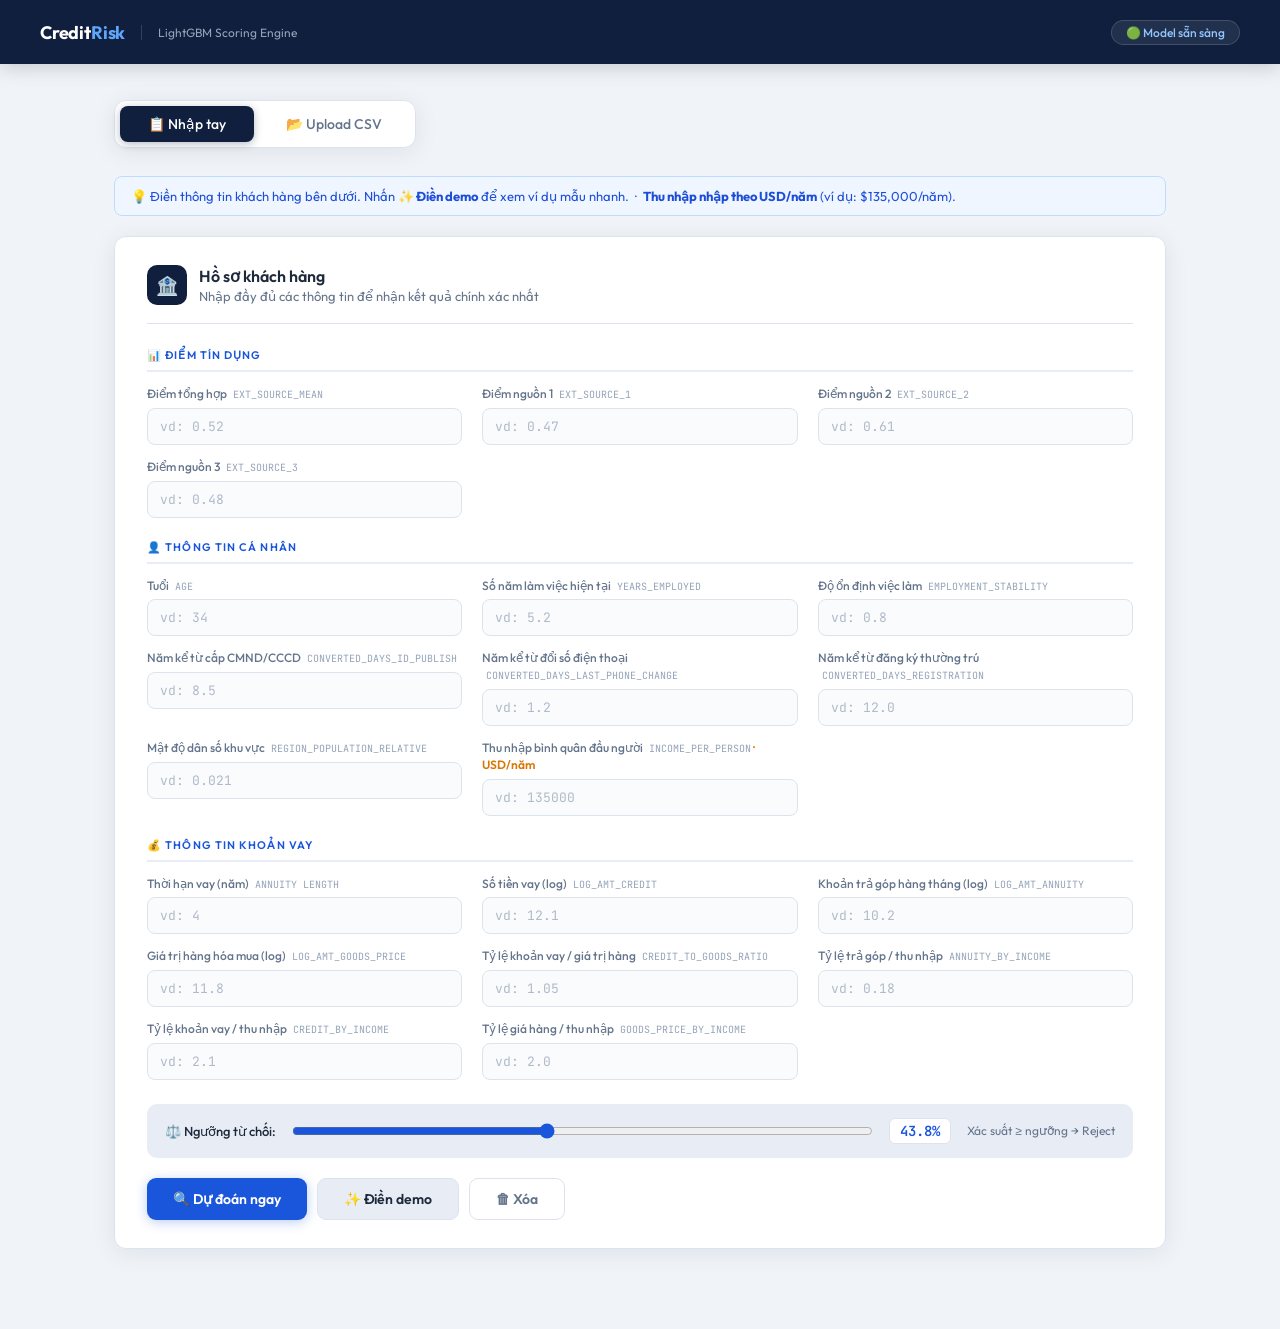
<file: templates/index.html>
<!DOCTYPE html>
<html lang="vi">
<head>
<meta charset="UTF-8" />
<meta name="viewport" content="width=device-width, initial-scale=1.0" />
<title>Credit Risk Scoring</title>
<link href="https://fonts.googleapis.com/css2?family=Outfit:wght@300;400;500;600;700&family=JetBrains+Mono:wght@400;500&display=swap" rel="stylesheet" />
<style>
*, *::before, *::after { box-sizing: border-box; margin: 0; padding: 0; }

:root {
  --navy:    #0f1f3d;
  --blue:    #1a56db;
  --blue2:   #1e40af;
  --green:   #059669;
  --bg:      #f0f4f8;
  --surface: #ffffff;
  --border:  #dde3ed;
  --text:    #1e293b;
  --muted:   #64748b;
  --light:   #e8edf5;
  --mono:    'JetBrains Mono', monospace;
  --sans:    'Outfit', sans-serif;
  --radius:  12px;
  --shadow:  0 4px 24px rgba(15,31,61,.08);
}

body { font-family: var(--sans); background: var(--bg); color: var(--text); min-height: 100vh; font-size: 15px; }

/* Header */
.header {
  background: var(--navy);
  padding: 0 40px;
  height: 64px;
  display: flex;
  align-items: center;
  gap: 16px;
  box-shadow: 0 2px 20px rgba(0,0,0,.2);
}
.header-logo { font-size: 18px; font-weight: 700; color: #fff; letter-spacing: -.01em; }
.header-logo span { color: #60a5fa; }
.header-sub { font-size: 12px; color: #94a3b8; padding-left: 16px; border-left: 1px solid rgba(255,255,255,.15); }
.header-badge { margin-left: auto; background: rgba(255,255,255,.08); border: 1px solid rgba(255,255,255,.15); border-radius: 20px; padding: 4px 14px; font-size: 12px; color: #93c5fd; font-weight: 500; }

/* Layout */
.page { max-width: 1100px; margin: 0 auto; padding: 36px 24px 60px; }

/* Tabs */
.tabs { display: flex; gap: 4px; background: var(--surface); border: 1px solid var(--border); border-radius: var(--radius); padding: 5px; margin-bottom: 28px; width: fit-content; box-shadow: var(--shadow); }
.tab { padding: 9px 28px; border-radius: 8px; border: none; background: transparent; font-family: var(--sans); font-size: 14px; font-weight: 500; color: var(--muted); cursor: pointer; transition: all .2s; display: flex; align-items: center; gap: 8px; }
.tab:hover { color: var(--text); background: var(--light); }
.tab.active { background: var(--navy); color: #fff; box-shadow: 0 2px 8px rgba(15,31,61,.3); }
.panel { display: none; }
.panel.active { display: block; }

/* Card */
.card { background: var(--surface); border: 1px solid var(--border); border-radius: var(--radius); padding: 28px 32px; box-shadow: var(--shadow); margin-bottom: 20px; }
.card-head { display: flex; align-items: center; gap: 12px; margin-bottom: 24px; padding-bottom: 18px; border-bottom: 1px solid var(--border); }
.card-icon { width: 40px; height: 40px; border-radius: 10px; background: var(--navy); display: flex; align-items: center; justify-content: center; font-size: 18px; flex-shrink: 0; }
.card-title { font-size: 16px; font-weight: 600; }
.card-desc { font-size: 13px; color: var(--muted); margin-top: 2px; }

/* Section labels */
.section-label { font-size: 11px; font-weight: 600; letter-spacing: .1em; text-transform: uppercase; color: var(--blue); margin: 22px 0 14px; padding-bottom: 8px; border-bottom: 2px solid var(--light); }
.section-label:first-child { margin-top: 0; }

/* Form */
.form-grid { display: grid; grid-template-columns: 1fr 1fr 1fr; gap: 14px 20px; }
.field { display: flex; flex-direction: column; gap: 5px; }
.field label { font-size: 12px; font-weight: 500; color: var(--muted); line-height: 1.4; }
.field label .fname { font-family: var(--mono); font-size: 10px; color: #94a3b8; font-weight: 400; margin-left: 4px; }
.field input { padding: 9px 12px; border: 1.5px solid var(--border); border-radius: 8px; font-family: var(--mono); font-size: 13px; color: var(--text); background: #fafbfd; outline: none; transition: all .15s; }
.field input:focus { border-color: var(--blue); box-shadow: 0 0 0 3px rgba(26,86,219,.1); background: #fff; }
.field input::placeholder { color: #b0bac8; }

/* Threshold */
.threshold-row { display: flex; align-items: center; gap: 16px; padding: 14px 18px; background: var(--light); border-radius: 10px; margin: 24px 0 20px; flex-wrap: wrap; }
.threshold-row label { font-size: 13px; font-weight: 500; white-space: nowrap; }
.threshold-row input[type=range] { flex: 1; min-width: 120px; accent-color: var(--blue); cursor: pointer; }
.tval { font-family: var(--mono); font-size: 14px; font-weight: 600; color: var(--blue); background: #fff; border: 1.5px solid var(--border); border-radius: 6px; padding: 3px 10px; min-width: 52px; text-align: center; }
.threshold-hint { font-size: 12px; color: var(--muted); }

/* Buttons */
.btn-row { display: flex; gap: 10px; flex-wrap: wrap; }
.btn { display: inline-flex; align-items: center; gap: 8px; padding: 11px 26px; border-radius: 9px; border: none; font-family: var(--sans); font-size: 14px; font-weight: 600; cursor: pointer; transition: all .2s; }
.btn-primary { background: var(--blue); color: #fff; box-shadow: 0 2px 12px rgba(26,86,219,.3); }
.btn-primary:hover { background: var(--blue2); transform: translateY(-1px); }
.btn-ghost { background: transparent; color: var(--muted); border: 1.5px solid var(--border); }
.btn-ghost:hover { border-color: var(--blue); color: var(--blue); }
.btn-demo { background: var(--light); color: var(--text); border: 1.5px solid var(--border); }
.btn-demo:hover { background: #dde6f5; }

/* Info strip */
.info-strip { background: #eff6ff; border: 1px solid #bfdbfe; border-radius: 8px; padding: 11px 16px; font-size: 13px; color: #1d4ed8; margin-bottom: 20px; }

/* Upload */
.upload-zone { border: 2px dashed var(--border); border-radius: var(--radius); padding: 48px 24px; text-align: center; cursor: pointer; transition: all .2s; position: relative; background: #fafbfd; }
.upload-zone:hover, .upload-zone.drag { border-color: var(--blue); background: #eff6ff; }
.upload-zone input { position: absolute; inset: 0; opacity: 0; cursor: pointer; width: 100%; height: 100%; }
.upload-icon { font-size: 48px; margin-bottom: 14px; line-height: 1; }
.upload-zone h3 { font-size: 17px; font-weight: 600; margin-bottom: 6px; }
.upload-zone p { font-size: 13px; color: var(--muted); }
.upload-zone strong { color: var(--blue); }
.file-name { margin-top: 14px; font-family: var(--mono); font-size: 12px; color: var(--green); font-weight: 500; }

/* Chips */
.chips { display: flex; flex-wrap: wrap; gap: 6px; margin-top: 10px; }
.chip { background: var(--light); border: 1px solid var(--border); border-radius: 6px; padding: 3px 10px; font-family: var(--mono); font-size: 11px; color: var(--muted); }

/* Loading */
.loading-bar { display: none; height: 3px; background: var(--light); border-radius: 99px; overflow: hidden; margin-top: 14px; }
.loading-bar.show { display: block; }
.loading-bar-fill { height: 100%; background: linear-gradient(90deg, var(--blue), #38bdf8); border-radius: 99px; animation: loadbar 1.4s ease-in-out infinite; }
@keyframes loadbar { 0%{width:0%;margin-left:0} 50%{width:60%;margin-left:20%} 100%{width:0%;margin-left:100%} }

/* Fade in */
.fade-in { animation: fadeIn .35s ease both; }
@keyframes fadeIn { from{opacity:0;transform:translateY(8px)} to{opacity:1;transform:translateY(0)} }

@media(max-width:768px) { .form-grid{grid-template-columns:1fr 1fr} .header{padding:0 20px} .card{padding:20px 16px} }
@media(max-width:480px) { .form-grid{grid-template-columns:1fr} }
</style>
</head>
<body>

<div class="header">
  <div class="header-logo">Credit<span>Risk</span></div>
  <div class="header-sub">LightGBM Scoring Engine</div>
  <div class="header-badge">🟢 Model sẵn sàng</div>
</div>

<div class="page">

  <div class="tabs fade-in">
    <button class="tab active" onclick="switchTab('manual',this)">📋 Nhập tay</button>
    <button class="tab" onclick="switchTab('csv',this)">📂 Upload CSV</button>
  </div>

  <!-- PANEL: MANUAL -->
  <div id="panel-manual" class="panel active">
    <div class="info-strip fade-in">
      💡 Điền thông tin khách hàng bên dưới. Nhấn <strong>✨ Điền demo</strong> để xem ví dụ mẫu nhanh.
      &nbsp;·&nbsp; <strong>Thu nhập nhập theo USD/năm</strong> (ví dụ: $135,000/năm).
    </div>

    <form action="/predict" method="post">
      <div class="card fade-in">
        <div class="card-head">
          <div class="card-icon">🏦</div>
          <div>
            <div class="card-title">Hồ sơ khách hàng</div>
            <div class="card-desc">Nhập đầy đủ các thông tin để nhận kết quả chính xác nhất</div>
          </div>
        </div>

        <div class="section-label">📊 Điểm tín dụng</div>
        <div class="form-grid">
          <div class="field">
            <label>Điểm tổng hợp <span class="fname">EXT_SOURCE_MEAN</span></label>
            <input type="number" step="any" name="EXT_SOURCE_MEAN" placeholder="vd: 0.52" />
          </div>
          <div class="field">
            <label>Điểm nguồn 1 <span class="fname">EXT_SOURCE_1</span></label>
            <input type="number" step="any" name="EXT_SOURCE_1" placeholder="vd: 0.47" />
          </div>
          <div class="field">
            <label>Điểm nguồn 2 <span class="fname">EXT_SOURCE_2</span></label>
            <input type="number" step="any" name="EXT_SOURCE_2" placeholder="vd: 0.61" />
          </div>
          <div class="field">
            <label>Điểm nguồn 3 <span class="fname">EXT_SOURCE_3</span></label>
            <input type="number" step="any" name="EXT_SOURCE_3" placeholder="vd: 0.48" />
          </div>
        </div>

        <div class="section-label">👤 Thông tin cá nhân</div>
        <div class="form-grid">
          <div class="field">
            <label>Tuổi <span class="fname">AGE</span></label>
            <input type="number" step="any" name="AGE" placeholder="vd: 34" />
          </div>
          <div class="field">
            <label>Số năm làm việc hiện tại <span class="fname">YEARS_EMPLOYED</span></label>
            <input type="number" step="any" name="YEARS_EMPLOYED" placeholder="vd: 5.2" />
          </div>
          <div class="field">
            <label>Độ ổn định việc làm <span class="fname">EMPLOYMENT_STABILITY</span></label>
            <input type="number" step="any" name="EMPLOYMENT_STABILITY" placeholder="vd: 0.8" />
          </div>
          <div class="field">
            <label>Năm kể từ cấp CMND/CCCD <span class="fname">CONVERTED_DAYS_ID_PUBLISH</span></label>
            <input type="number" step="any" name="CONVERTED_DAYS_ID_PUBLISH" placeholder="vd: 8.5" />
          </div>
          <div class="field">
            <label>Năm kể từ đổi số điện thoại <span class="fname">CONVERTED_DAYS_LAST_PHONE_CHANGE</span></label>
            <input type="number" step="any" name="CONVERTED_DAYS_LAST_PHONE_CHANGE" placeholder="vd: 1.2" />
          </div>
          <div class="field">
            <label>Năm kể từ đăng ký thường trú <span class="fname">CONVERTED_DAYS_REGISTRATION</span></label>
            <input type="number" step="any" name="CONVERTED_DAYS_REGISTRATION" placeholder="vd: 12.0" />
          </div>
          <div class="field">
            <label>Mật độ dân số khu vực <span class="fname">REGION_POPULATION_RELATIVE</span></label>
            <input type="number" step="any" name="REGION_POPULATION_RELATIVE" placeholder="vd: 0.021" />
          </div>
          <div class="field">
            <label>Thu nhập bình quân đầu người <span class="fname">INCOME_PER_PERSON</span>
              <span style="color:#d97706;font-weight:600"> · USD/năm</span>
            </label>
            <input type="number" step="any" name="INCOME_PER_PERSON" placeholder="vd: 135000" />
          </div>
        </div>

        <div class="section-label">💰 Thông tin khoản vay</div>
        <div class="form-grid">
          <div class="field">
            <label>Thời hạn vay (năm) <span class="fname">ANNUITY LENGTH</span></label>
            <input type="number" step="any" name="ANNUITY LENGTH" placeholder="vd: 4" />
          </div>
          <div class="field">
            <label>Số tiền vay (log) <span class="fname">LOG_AMT_CREDIT</span></label>
            <input type="number" step="any" name="LOG_AMT_CREDIT" placeholder="vd: 12.1" />
          </div>
          <div class="field">
            <label>Khoản trả góp hàng tháng (log) <span class="fname">LOG_AMT_ANNUITY</span></label>
            <input type="number" step="any" name="LOG_AMT_ANNUITY" placeholder="vd: 10.2" />
          </div>
          <div class="field">
            <label>Giá trị hàng hóa mua (log) <span class="fname">LOG_AMT_GOODS_PRICE</span></label>
            <input type="number" step="any" name="LOG_AMT_GOODS_PRICE" placeholder="vd: 11.8" />
          </div>
          <div class="field">
            <label>Tỷ lệ khoản vay / giá trị hàng <span class="fname">CREDIT_TO_GOODS_RATIO</span></label>
            <input type="number" step="any" name="CREDIT_TO_GOODS_RATIO" placeholder="vd: 1.05" />
          </div>
          <div class="field">
            <label>Tỷ lệ trả góp / thu nhập <span class="fname">ANNUITY_BY_INCOME</span></label>
            <input type="number" step="any" name="ANNUITY_BY_INCOME" placeholder="vd: 0.18" />
          </div>
          <div class="field">
            <label>Tỷ lệ khoản vay / thu nhập <span class="fname">CREDIT_BY_INCOME</span></label>
            <input type="number" step="any" name="CREDIT_BY_INCOME" placeholder="vd: 2.1" />
          </div>
          <div class="field">
            <label>Tỷ lệ giá hàng / thu nhập <span class="fname">GOODS_PRICE_BY_INCOME</span></label>
            <input type="number" step="any" name="GOODS_PRICE_BY_INCOME" placeholder="vd: 2.0" />
          </div>
        </div>

        <div class="threshold-row">
          <label>⚖️ Ngưỡng từ chối:</label>
          <input type="range" id="tslider" min="0.1" max="0.9" step="0.05" value="0.4375"
                 oninput="updateThreshold(this.value)" />
          <div class="tval" id="tval">43.8%</div>
          <input type="hidden" name="threshold" id="threshold-hidden" value="0.4375" />
          <span class="threshold-hint">Xác suất ≥ ngưỡng → Reject</span>
        </div>

        <div class="btn-row">
          <button type="submit" class="btn btn-primary">🔍 Dự đoán ngay</button>
          <button type="button" class="btn btn-demo" onclick="fillDemo()">✨ Điền demo</button>
          <button type="reset" class="btn btn-ghost">🗑 Xóa</button>
        </div>
      </div>
    </form>
  </div>

  <!-- PANEL: CSV -->
  <div id="panel-csv" class="panel">
    <div class="info-strip fade-in">
      📂 Upload file CSV chứa nhiều khách hàng. Kết quả sẽ hiển thị ngay trên trang.
    </div>

    <form action="/predict_csv" method="post" enctype="multipart/form-data" onsubmit="startLoading()">
      <div class="card fade-in">
        <div class="card-head">
          <div class="card-icon">📂</div>
          <div>
            <div class="card-title">Batch Prediction</div>
            <div class="card-desc">Dự đoán nhiều khách hàng cùng lúc từ file CSV</div>
          </div>
        </div>

        <div class="upload-zone" id="upload-zone"
             ondragover="event.preventDefault();this.classList.add('drag')"
             ondragleave="this.classList.remove('drag')"
             ondrop="handleDrop(event)">
          <input type="file" name="file" id="csv-input" accept=".csv" onchange="showFileName(this)" />
          <div class="upload-icon">📄</div>
          <h3>Kéo & thả file CSV vào đây</h3>
          <p>hoặc <strong>nhấn để chọn file</strong> từ máy tính</p>
          <div class="file-name" id="file-name"></div>
        </div>

        <div style="margin-top:24px">
          <div class="section-label">📋 Các cột bắt buộc trong CSV</div>
          <div class="chips">
            <span class="chip">EXT_SOURCE_MEAN</span><span class="chip">EXT_SOURCE_3</span>
            <span class="chip">EXT_SOURCE_2</span><span class="chip">EXT_SOURCE_1</span>
            <span class="chip">YEARS_EMPLOYED</span><span class="chip">ANNUITY LENGTH</span>
            <span class="chip">CREDIT_TO_GOODS_RATIO</span><span class="chip">EMPLOYMENT_STABILITY</span>
            <span class="chip">AGE</span><span class="chip">LOG_AMT_ANNUITY</span>
            <span class="chip">LOG_AMT_GOODS_PRICE</span><span class="chip">CONVERTED_DAYS_ID_PUBLISH</span>
            <span class="chip">CONVERTED_DAYS_LAST_PHONE_CHANGE</span><span class="chip">LOG_AMT_CREDIT</span>
            <span class="chip">ANNUITY_BY_INCOME</span><span class="chip">CONVERTED_DAYS_REGISTRATION</span>
            <span class="chip">CREDIT_BY_INCOME</span><span class="chip">GOODS_PRICE_BY_INCOME</span>
            <span class="chip">REGION_POPULATION_RELATIVE</span><span class="chip">INCOME_PER_PERSON</span>
          </div>
        </div>

        <div class="btn-row" style="margin-top:24px">
          <button type="submit" class="btn btn-primary">📊 Chạy dự đoán batch</button>
        </div>

        <div class="threshold-row" style="margin-top:16px">
          <label>⚖️ Ngưỡng từ chối:</label>
          <input type="range" id="tslider-csv" min="0.1" max="0.9" step="0.05" value="0.4375"
                 oninput="updateThresholdCsv(this.value)" />
          <div class="tval" id="tval-csv">43.8%</div>
          <input type="hidden" name="threshold" id="threshold-hidden-csv" value="0.4375" />
          <span class="threshold-hint">Xác suất ≥ ngưỡng → Reject</span>
        </div>
        <div class="loading-bar" id="loading-bar"><div class="loading-bar-fill"></div></div>
      </div>
    </form>
  </div>

</div>

<script>
function switchTab(name, btn) {
  document.querySelectorAll('.panel').forEach(p => p.classList.remove('active'));
  document.querySelectorAll('.tab').forEach(b => b.classList.remove('active'));
  document.getElementById('panel-' + name).classList.add('active');
  btn.classList.add('active');
}
function updateThreshold(v) {
  document.getElementById('tval').textContent = Math.round(v * 1000) / 10 + '%';
  document.getElementById('threshold-hidden').value = v;
}
function updateThresholdCsv(v) {
  document.getElementById('tval-csv').textContent = Math.round(v * 1000) / 10 + '%';
  document.getElementById('threshold-hidden-csv').value = v;
}
function showFileName(input) {
  const f = input.files[0];
  document.getElementById('file-name').textContent = f ? '✅ ' + f.name : '';
}
function handleDrop(e) {
  e.preventDefault();
  document.getElementById('upload-zone').classList.remove('drag');
  const f = e.dataTransfer.files[0];
  if (f && f.name.endsWith('.csv')) {
    document.getElementById('csv-input').files = e.dataTransfer.files;
    document.getElementById('file-name').textContent = '✅ ' + f.name;
  }
}
function startLoading() {
  document.getElementById('loading-bar').classList.add('show');
}
// Random trong khoảng [min, max], làm tròn đến decimals chữ số thập phân
function rnd(min, max, decimals=2) {
  const v = Math.random() * (max - min) + min;
  return +v.toFixed(decimals);
}

// Khoảng dựa trên thống kê thực tế của dataset Home Credit
const DEMO_RANGES = {
  EXT_SOURCE_MEAN:        [0.20, 0.78, 3],
  EXT_SOURCE_1:           [0.10, 0.90, 3],
  EXT_SOURCE_2:           [0.15, 0.90, 3],
  EXT_SOURCE_3:           [0.10, 0.85, 3],
  AGE:                    [22,   67,   0],
  YEARS_EMPLOYED:         [0.1,  25,   1],
  EMPLOYMENT_STABILITY:   [0.0,  1.0,  2],
  CONVERTED_DAYS_ID_PUBLISH:         [0.5,  20,   1],
  CONVERTED_DAYS_LAST_PHONE_CHANGE:  [0.0,  10,   1],
  CONVERTED_DAYS_REGISTRATION:       [1,    30,   1],
  REGION_POPULATION_RELATIVE:        [0.003, 0.07, 4],
  INCOME_PER_PERSON:      [20000, 300000, 0],
  "ANNUITY LENGTH":       [2,     10,    1],
  LOG_AMT_CREDIT:         [11.0,  14.5,  2],
  LOG_AMT_ANNUITY:        [9.0,   11.8,  2],
  LOG_AMT_GOODS_PRICE:    [10.5,  14.5,  2],
  CREDIT_TO_GOODS_RATIO:  [0.90,  1.20,  3],
  ANNUITY_BY_INCOME:      [0.05,  0.45,  3],
  CREDIT_BY_INCOME:       [0.5,   6.0,   2],
  GOODS_PRICE_BY_INCOME:  [0.4,   5.5,   2],
};

function fillDemo() {
  for (const [k, [min, max, dec]] of Object.entries(DEMO_RANGES)) {
    const el = document.querySelector(`[name="${k}"]`);
    if (el) el.value = rnd(min, max, dec);
  }
}
</script>
</body>
</html>
</file>
